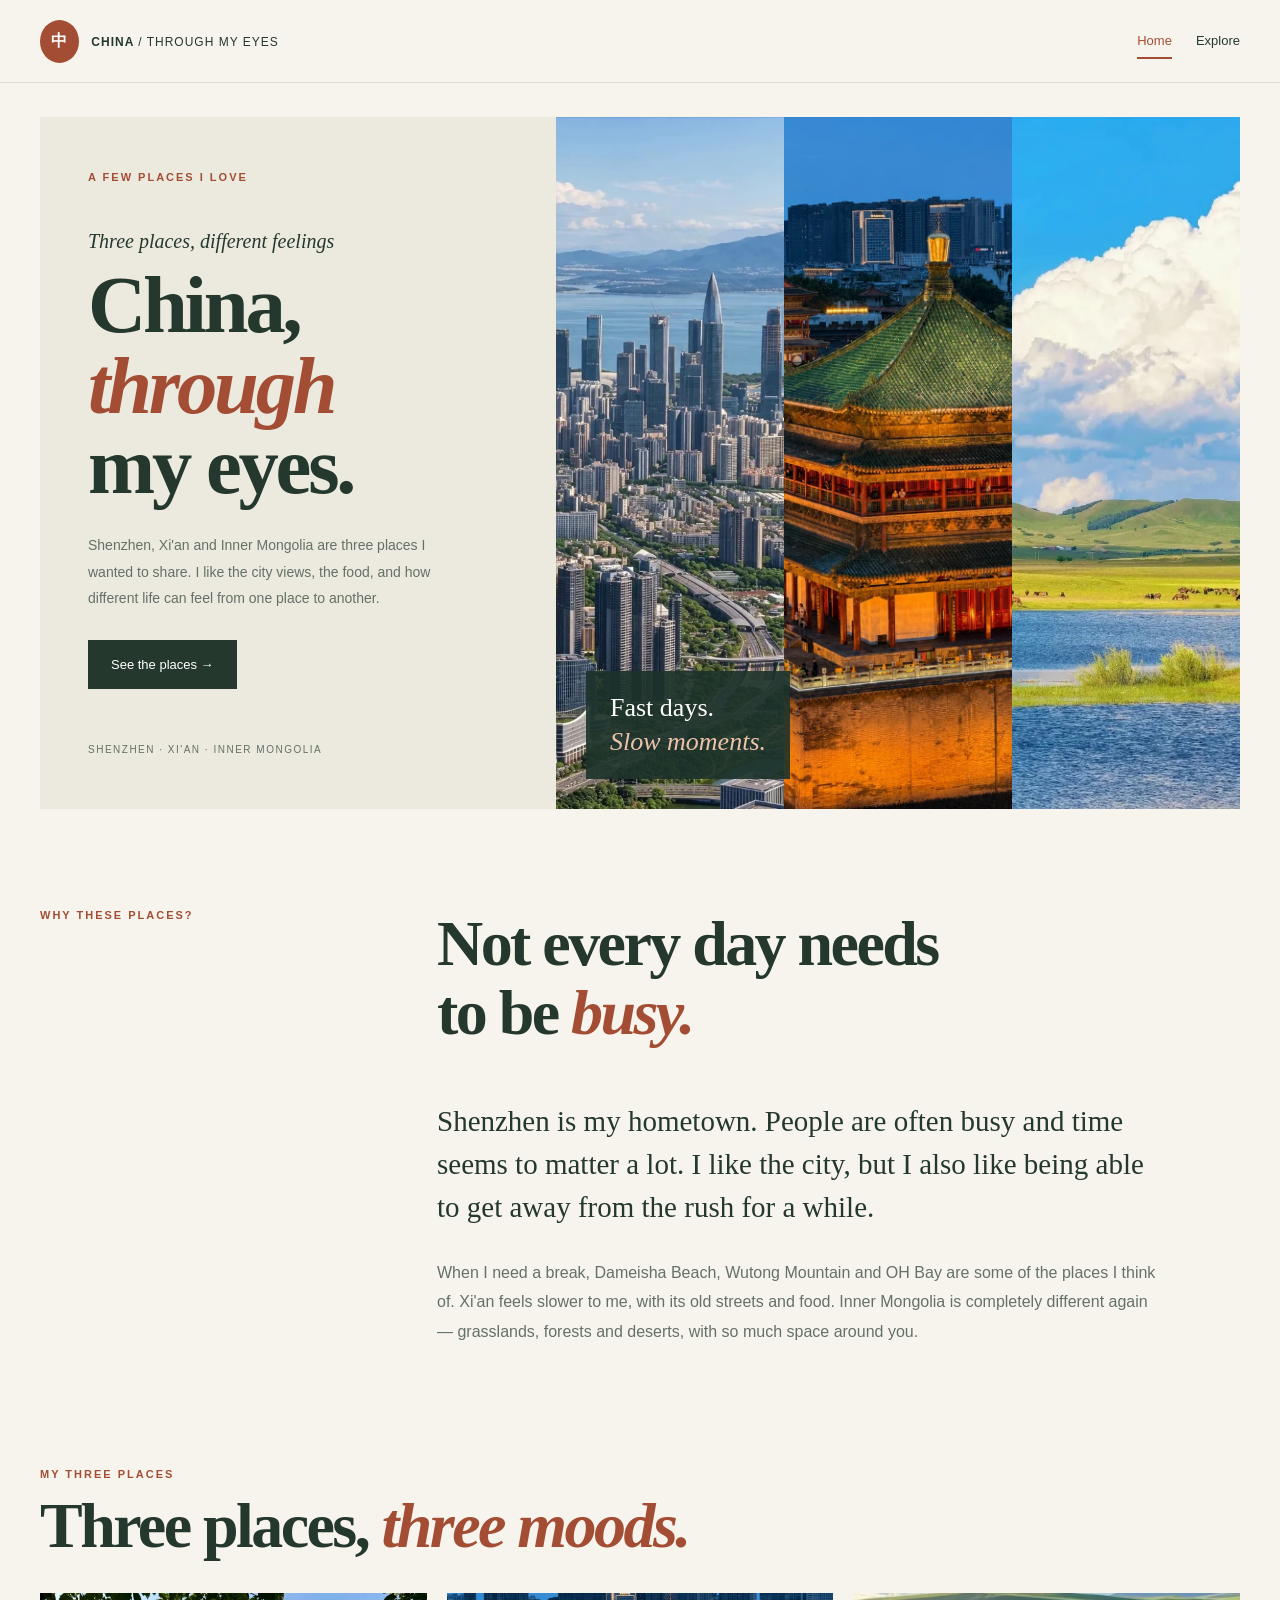
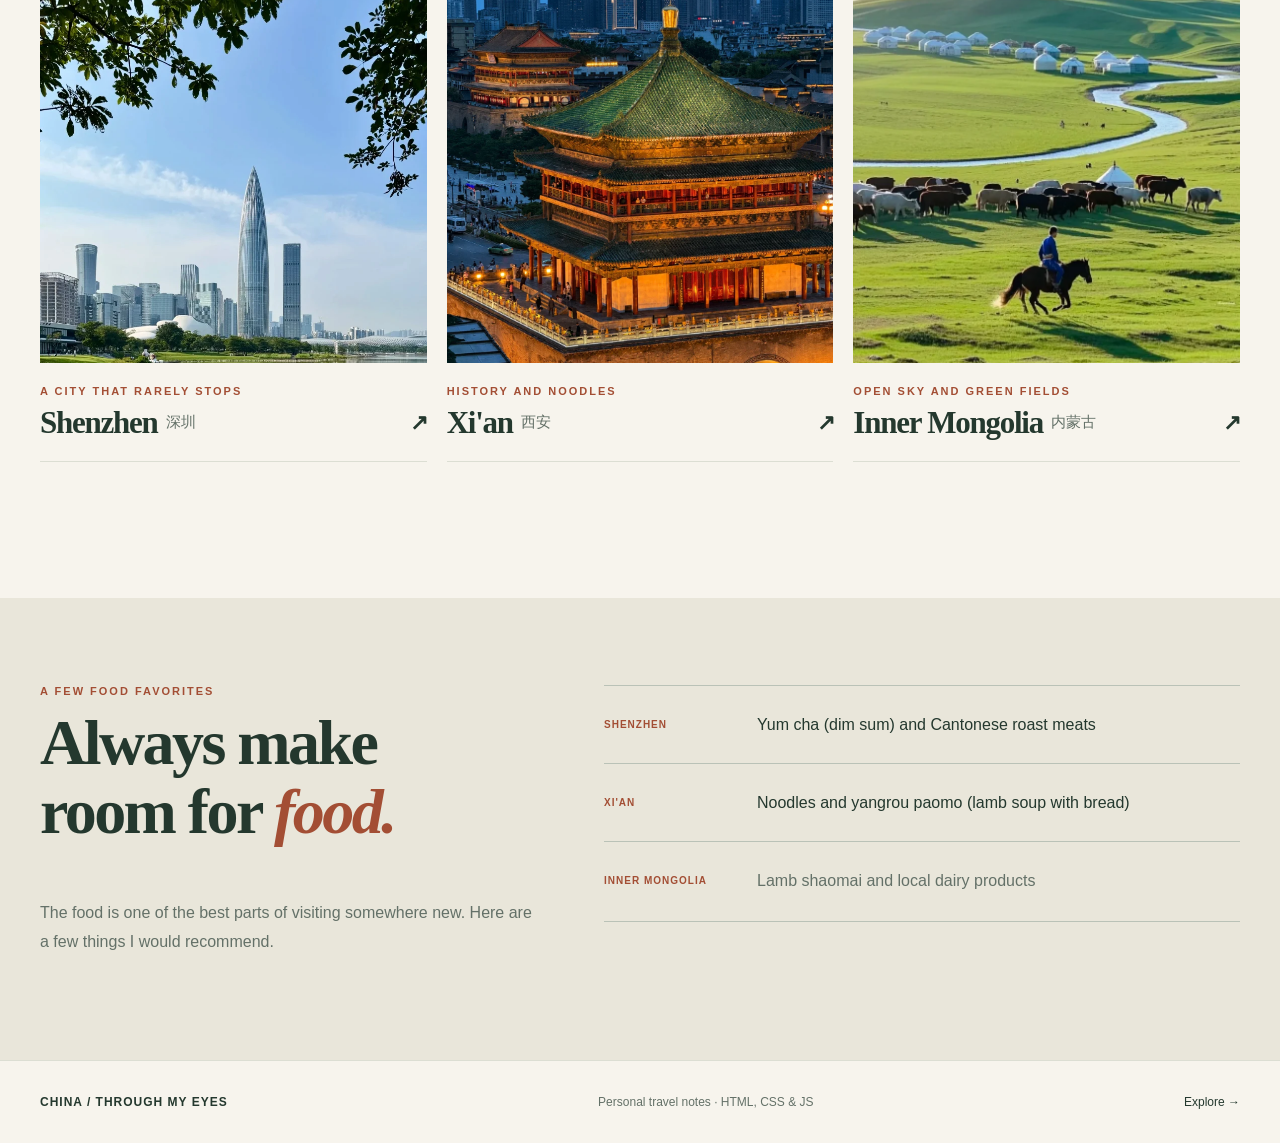
<file: index.html>
<!DOCTYPE html>
<html lang="en">
<head>
  <meta charset="UTF-8">
  <meta name="viewport" content="width=device-width, initial-scale=1.0">
  <meta name="description" content="Three places in China that I love for different reasons: Shenzhen, Xi'an and Inner Mongolia.">
  <title>China Through My Eyes | Home</title>
  <link rel="stylesheet" href="style.css">
</head>
<body>
  <header class="site-header">
    <div class="container header-row">
      <a class="logo" href="index.html"><span class="logo-symbol">中</span> CHINA <span class="logo-light">/ THROUGH MY EYES</span></a>
      <nav>
        <a class="current" href="index.html">Home</a>
        <a href="explore.html">Explore</a>
      </nav>
    </div>
  </header>

  <main>
    <section class="container hero">
      <div class="hero-text">
        <p class="eyebrow">A FEW PLACES I LOVE</p>
        <p class="intro-word">Three places, different feelings</p>
        <h1>China,<br><em>through</em><br>my eyes.</h1>
        <p class="hero-description">Shenzhen, Xi'an and Inner Mongolia are three places I wanted to share. I like the city views, the food, and how different life can feel from one place to another.</p>
        <a class="button" href="explore.html">See the places →</a>
        <p class="small-note">SHENZHEN · XI'AN · INNER MONGOLIA</p>
      </div>
      <div class="hero-pictures">
        <img src="assets/shenzhen-bay.webp" alt="Shenzhen skyline with the bay and mountains in the distance">
        <img src="assets/xian-bell-tower.webp" alt="Illuminated historic tower in Xi'an at dusk">
        <img src="assets/inner-mongolia-lake.webp" alt="Grasslands, lake and large clouds in Inner Mongolia">
        <div class="photo-note">Fast days.<br><em>Slow moments.</em></div>
      </div>
    </section>

    <section class="container story" id="my-story">
      <p class="eyebrow">WHY THESE PLACES?</p>
      <div>
        <h2>Not every day needs<br>to be <em>busy.</em></h2>
        <p class="large-text">Shenzhen is my hometown. People are often busy and time seems to matter a lot. I like the city, but I also like being able to get away from the rush for a while.</p>
        <p>When I need a break, Dameisha Beach, Wutong Mountain and OH Bay are some of the places I think of. Xi'an feels slower to me, with its old streets and food. Inner Mongolia is completely different again — grasslands, forests and deserts, with so much space around you.</p>
      </div>
    </section>

    <section class="container places">
      <p class="eyebrow">MY THREE PLACES</p>
      <h2>Three places, <em>three moods.</em></h2>
      <div class="place-grid">
        <a class="preview" href="explore.html#shenzhen">
          <img src="assets/shenzhen-park.webp" alt="Shenzhen skyline seen from a green park">
          <p class="eyebrow">A CITY THAT RARELY STOPS</p>
          <h3>Shenzhen <small>深圳</small> <span>↗</span></h3>
        </a>
        <a class="preview" href="explore.html#xian">
          <img src="assets/xian-bell-tower.webp" alt="Historic tower glowing at dusk in Xi'an">
          <p class="eyebrow">HISTORY AND NOODLES</p>
          <h3>Xi'an <small>西安</small> <span>↗</span></h3>
        </a>
        <a class="preview" href="explore.html#inner-mongolia">
          <img src="assets/inner-mongolia-horses.webp" alt="Grazing animals and a rider on the grasslands of Inner Mongolia">
          <p class="eyebrow">OPEN SKY AND GREEN FIELDS</p>
          <h3>Inner Mongolia <small>内蒙古</small> <span>↗</span></h3>
        </a>
      </div>
    </section>

    <section class="food-section">
      <div class="container food-layout">
        <div>
          <p class="eyebrow">A FEW FOOD FAVORITES</p>
          <h2>Always make<br>room for <em>food.</em></h2>
          <p>The food is one of the best parts of visiting somewhere new. Here are a few things I would recommend.</p>
        </div>
        <div class="food-list">
          <p><strong>SHENZHEN</strong><span>Yum cha (dim sum) and Cantonese roast meats</span></p>
          <p><strong>XI'AN</strong><span>Noodles and yangrou paomo (lamb soup with bread)</span></p>
          <p><strong>INNER MONGOLIA</strong><span>Lamb shaomai and local dairy products</span></p>
        </div>
      </div>
    </section>
  </main>
  <footer><div class="container footer-row"><span>CHINA / THROUGH MY EYES</span><span>Personal travel notes · HTML, CSS &amp; JS</span><a href="explore.html">Explore →</a></div></footer>
</body>
</html>
</file>
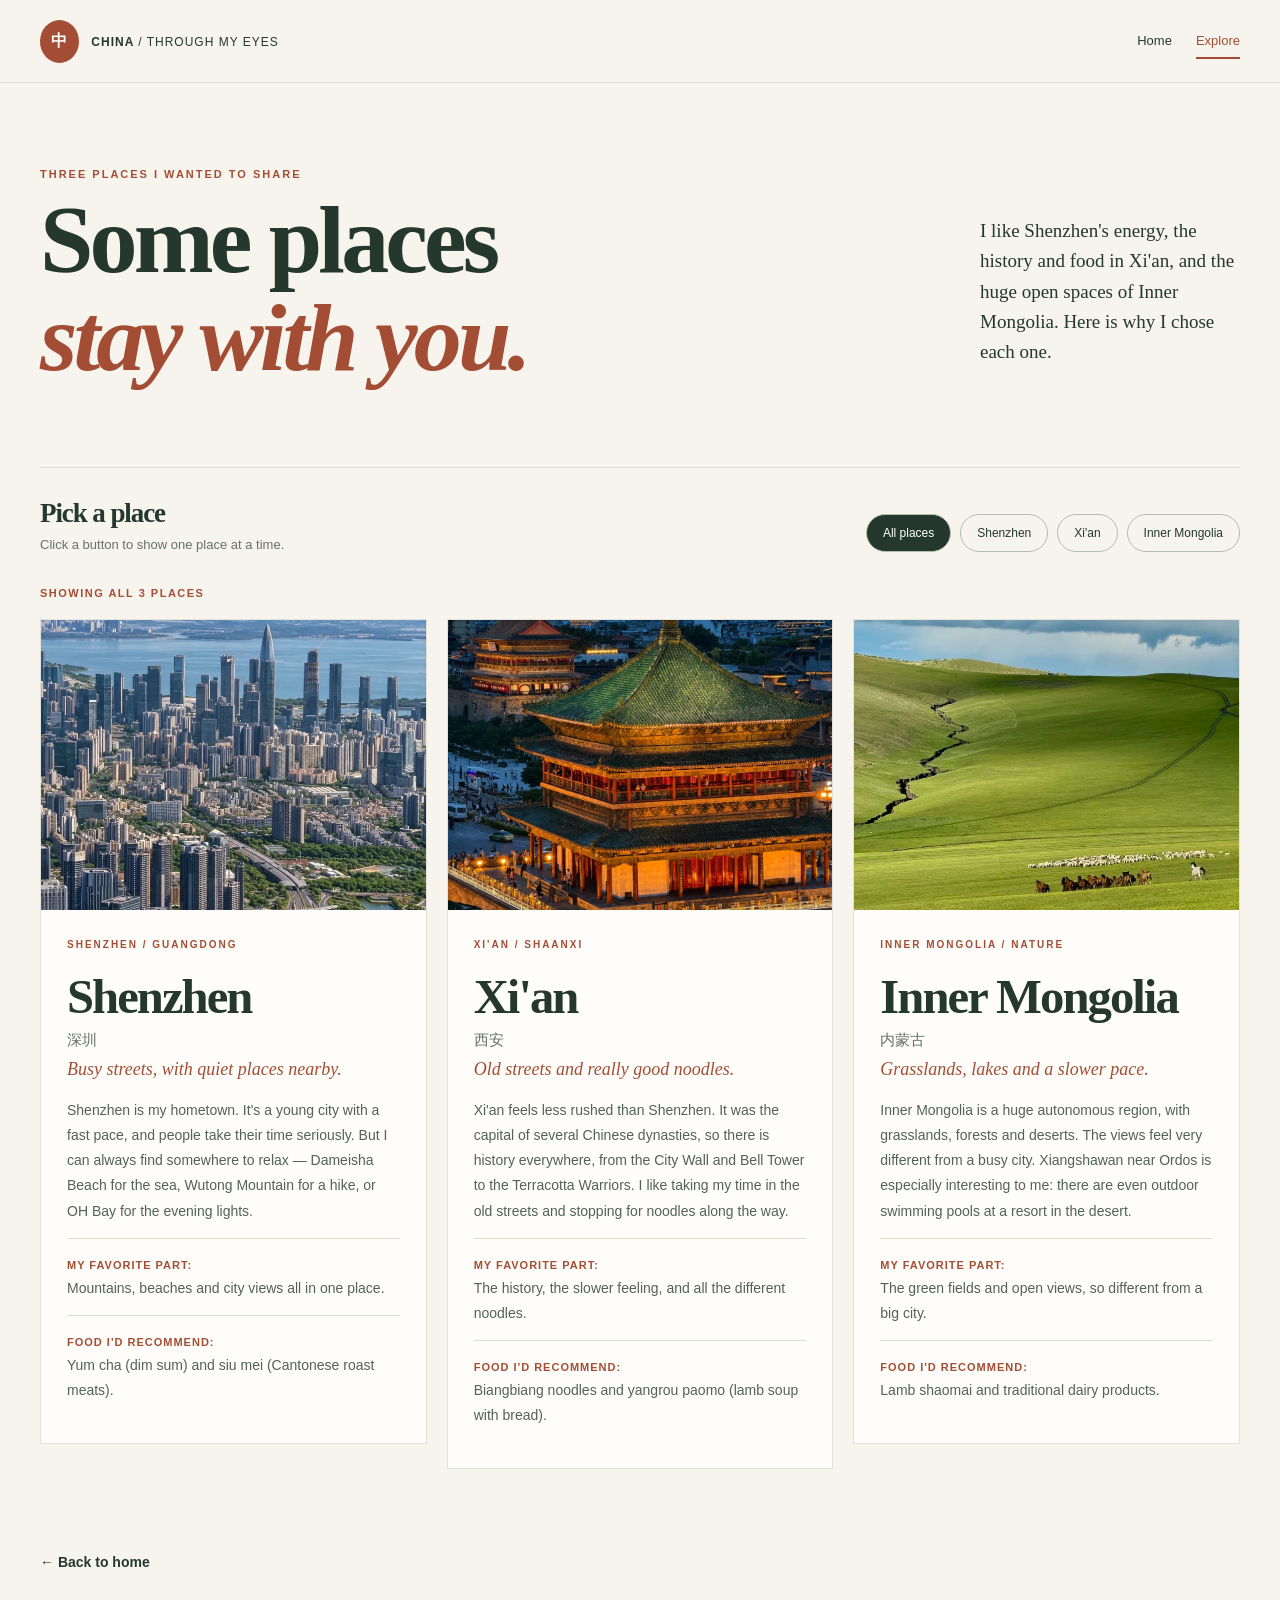
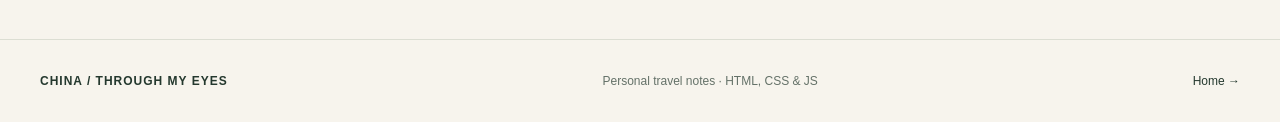
<file: explore.html>
<!DOCTYPE html>
<html lang="en">
<head>
  <meta charset="UTF-8">
  <meta name="viewport" content="width=device-width, initial-scale=1.0">
  <meta name="description" content="Explore Shenzhen, Xi'an and Inner Mongolia through food, history and landscapes.">
  <title>China Through My Eyes | Explore</title>
  <link rel="stylesheet" href="style.css">
  <script src="script.js" defer></script>
</head>
<body>
  <header class="site-header">
    <div class="container header-row">
      <a class="logo" href="index.html"><span class="logo-symbol">中</span> CHINA <span class="logo-light">/ THROUGH MY EYES</span></a>
      <nav>
        <a href="index.html">Home</a>
        <a class="current" href="explore.html">Explore</a>
      </nav>
    </div>
  </header>

  <main class="container explore-page">
    <section class="explore-intro">
      <div>
        <p class="eyebrow">THREE PLACES I WANTED TO SHARE</p>
        <h1>Some places<br><em>stay with you.</em></h1>
      </div>
      <p>I like Shenzhen's energy, the history and food in Xi'an, and the huge open spaces of Inner Mongolia. Here is why I chose each one.</p>
    </section>

    <section class="destinations">
      <div class="filter-top">
        <div>
          <h2>Pick a place</h2>
          <p>Click a button to show one place at a time.</p>
        </div>
        <div class="filters">
          <button class="selected" data-place="all" type="button" aria-pressed="true">All places</button>
          <button data-place="shenzhen" type="button" aria-pressed="false">Shenzhen</button>
          <button data-place="xian" type="button" aria-pressed="false">Xi'an</button>
          <button data-place="inner-mongolia" type="button" aria-pressed="false">Inner Mongolia</button>
        </div>
      </div>
      <p id="filter-status" aria-live="polite">Showing all 3 places</p>

      <div class="destination-grid">
        <article class="place-card" id="shenzhen" data-place="shenzhen">
          <img src="assets/shenzhen-bay.webp" alt="Shenzhen skyscrapers, green hills and the bay">
          <div class="card-text">
            <p class="eyebrow">SHENZHEN / GUANGDONG</p>
            <h3>Shenzhen <small>深圳</small></h3>
            <p class="card-subtitle">Busy streets, with quiet places nearby.</p>
            <p>Shenzhen is my hometown. It's a young city with a fast pace, and people take their time seriously. But I can always find somewhere to relax — Dameisha Beach for the sea, Wutong Mountain for a hike, or OH Bay for the evening lights.</p>
            <p class="card-note"><strong>My favorite part:</strong> Mountains, beaches and city views all in one place.</p>
            <p class="card-food"><strong>Food I'd recommend:</strong> Yum cha (dim sum) and siu mei (Cantonese roast meats).</p>
          </div>
        </article>

        <article class="place-card" id="xian" data-place="xian">
          <img src="assets/xian-bell-tower.webp" alt="Illuminated historic tower in Xi'an, photographed at dusk">
          <div class="card-text">
            <p class="eyebrow">XI'AN / SHAANXI</p>
            <h3>Xi'an <small>西安</small></h3>
            <p class="card-subtitle">Old streets and really good noodles.</p>
            <p>Xi'an feels less rushed than Shenzhen. It was the capital of several Chinese dynasties, so there is history everywhere, from the City Wall and Bell Tower to the Terracotta Warriors. I like taking my time in the old streets and stopping for noodles along the way.</p>
            <p class="card-note"><strong>My favorite part:</strong> The history, the slower feeling, and all the different noodles.</p>
            <p class="card-food"><strong>Food I'd recommend:</strong> Biangbiang noodles and yangrou paomo (lamb soup with bread).</p>
          </div>
        </article>

        <article class="place-card" id="inner-mongolia" data-place="inner-mongolia">
          <img src="assets/inner-mongolia-hills.webp" alt="Green rolling hills and grazing animals in Inner Mongolia">
          <div class="card-text">
            <p class="eyebrow">INNER MONGOLIA / NATURE</p>
            <h3>Inner Mongolia <small>内蒙古</small></h3>
            <p class="card-subtitle">Grasslands, lakes and a slower pace.</p>
            <p>Inner Mongolia is a huge autonomous region, with grasslands, forests and deserts. The views feel very different from a busy city. Xiangshawan near Ordos is especially interesting to me: there are even outdoor swimming pools at a resort in the desert.</p>
            <p class="card-note"><strong>My favorite part:</strong> The green fields and open views, so different from a big city.</p>
            <p class="card-food"><strong>Food I'd recommend:</strong> Lamb shaomai and traditional dairy products.</p>
          </div>
        </article>
      </div>
    </section>

    <p class="back-link"><a href="index.html">← Back to home</a></p>
  </main>
  <footer><div class="container footer-row"><span>CHINA / THROUGH MY EYES</span><span>Personal travel notes · HTML, CSS &amp; JS</span><a href="index.html">Home →</a></div></footer>
</body>
</html>
</file>
<file: style.css>
/* China Through My Eyes: all styles are written in plain CSS. */
:root {
  --paper: #f7f4ed;
  --green: #24382e;
  --rust: #a34e34;
  --muted: #647168;
  --line: #dcded3;
}
* { box-sizing: border-box; }
body { margin: 0; color: var(--green); background: var(--paper); font-family: Arial, sans-serif; }
a { color: inherit; text-decoration: none; }
img { display: block; width: 100%; }
button { font: inherit; cursor: pointer; }
[hidden] { display: none !important; }
a:focus-visible, button:focus-visible { outline: 3px solid var(--rust); outline-offset: 3px; }
h1, h2, h3 { font-family: Georgia, serif; letter-spacing: -.04em; }
h1, h2, h3, p { margin-top: 0; }
em { color: var(--rust); }
.container { width: min(1240px, calc(100% - 80px)); margin: auto; }
.eyebrow { font-size: 11px; font-weight: bold; letter-spacing: 2px; color: var(--rust); }

/* Header shared by the two pages */
.site-header { border-bottom: 1px solid var(--line); }
.header-row { min-height: 82px; display: flex; justify-content: space-between; align-items: center; gap: 20px; }
.logo { font-size: 12px; font-weight: bold; letter-spacing: 1px; white-space: nowrap; }
.logo-symbol { display: inline-block; background: var(--rust); color: white; border-radius: 50%; padding: 11px; margin-right: 8px; font-family: Georgia, serif; font-size: 16px; }
.logo-light { font-weight: normal; }
nav { display: flex; gap: 24px; }
nav a { font-size: 13px; padding: 9px 0; }
nav .current { color: var(--rust); border-bottom: 2px solid var(--rust); }
nav a:hover, .back-link a:hover { color: var(--rust); }

/* Home: introduction and the three photographs */
.hero { display: grid; grid-template-columns: 43% 57%; margin-top: 34px; margin-bottom: 100px; min-height: 610px; }
.hero-text { background: #ece9de; padding: 54px 48px; display: flex; flex-direction: column; justify-content: center; }
.intro-word { margin: 36px 0 12px; font: italic 20px Georgia, serif; }
.hero h1 { font-size: clamp(55px, 6.3vw, 91px); line-height: 1; margin-bottom: 25px; }
.hero-description { max-width: 380px; line-height: 1.9; color: var(--muted); font-size: 14px; }
.button { align-self: flex-start; display: inline-block; background: var(--green); color: white; padding: 17px 23px; margin-top: 14px; font-size: 13px; }
.button:hover { background: var(--rust); }
.small-note { margin: 55px 0 0; font-size: 10px; letter-spacing: 1.5px; color: var(--muted); }
.hero-pictures { min-width: 0; position: relative; display: grid; grid-template-columns: repeat(3, 1fr); overflow: hidden; }
.hero-pictures img { height: 100%; object-fit: cover; }
.photo-note { position: absolute; left: 30px; bottom: 30px; padding: 20px 24px; color: white; background: rgba(28, 50, 43, .9); font: 26px/1.3 Georgia, serif; }
.photo-note em { color: #ecc2a9; }

/* Home: personal story */
.story { display: grid; grid-template-columns: 31% 1fr; gap: 25px; margin-bottom: 105px; }
.story h2, .places h2, .food-section h2 { font-size: clamp(42px, 5vw, 72px); line-height: 1.08; }
.story p:not(.eyebrow) { color: var(--muted); line-height: 1.85; max-width: 730px; }
.story p.large-text { font: 29px/1.48 Georgia, serif; color: var(--green); }

/* Home: the three places */
.places { margin-bottom: 105px; }
.places h2 { margin-bottom: 33px; }
.place-grid { display: grid; grid-template-columns: repeat(3, minmax(0, 1fr)); gap: 20px; }
.preview img { height: 370px; object-fit: cover; }
.preview .eyebrow { margin: 22px 0 8px; }
.preview h3 { display: flex; align-items: center; gap: 8px; border-bottom: 1px solid var(--line); padding-bottom: 20px; font-size: 31px; }
.preview h3 small, .place-card h3 small { font: 15px Arial, sans-serif; letter-spacing: 0; color: var(--muted); }
.preview h3 span { margin-left: auto; font-family: Arial, sans-serif; font-size: 22px; }
.preview:hover h3 { color: var(--rust); }

/* Home: foods */
.food-section { background: #e9e6da; padding: 87px 0; }
.food-layout { display: grid; grid-template-columns: 42% 1fr; gap: 60px; }
.food-layout > div > p:last-child { color: var(--muted); line-height: 1.8; }
.food-list p { display: grid; grid-template-columns: 135px 1fr; gap: 18px; padding: 25px 0; margin: 0; border-bottom: 1px solid #bac2b7; line-height: 1.7; }
.food-list p:first-child { border-top: 1px solid #bac2b7; }
.food-list strong { font-size: 10px; color: var(--rust); letter-spacing: 1px; padding-top: 5px; }

/* Explore page */
.explore-intro { padding: 85px 0 80px; display: grid; grid-template-columns: 1fr 260px; align-items: end; gap: 60px; }
.explore-intro h1 { font-size: clamp(58px, 7.5vw, 108px); line-height: 1.02; margin-bottom: 0; }
.explore-intro > p { font: 19px/1.6 Georgia, serif; }
.destinations { border-top: 1px solid var(--line); padding: 30px 0 85px; }
.filter-top { display: flex; align-items: end; justify-content: space-between; flex-wrap: wrap; gap: 25px; }
.filter-top h2 { font-size: 27px; margin-bottom: 8px; }
.filter-top p { margin: 0; color: var(--muted); font-size: 13px; }
.filters { display: flex; flex-wrap: wrap; gap: 9px; }
.filters button { background: transparent; border: 1px solid #b3bdb2; border-radius: 24px; padding: 11px 16px; color: var(--green); font-size: 12px; }
.filters button:hover, .filters .selected { background: var(--green); color: white; }
#filter-status { font-size: 11px; font-weight: bold; letter-spacing: 1.5px; color: var(--rust); margin: 35px 0 20px; text-transform: uppercase; }
.destination-grid { display: grid; grid-template-columns: repeat(3, minmax(0, 1fr)); align-items: start; gap: 20px; }
.place-card { background: #fffdfa; border: 1px solid #e1e3db; min-width: 0; }
.place-card > img { height: 290px; object-fit: cover; }
.card-text { padding: 26px; }
.card-text h3 { font-size: clamp(35px, 3.8vw, 51px); margin: 15px 0 9px; }
.place-card h3 small { display: block; margin-top: 6px; }
.card-text > p { font-size: 14px; color: #526258; line-height: 1.8; }
.card-text .eyebrow { font-size: 10px; color: var(--rust); }
.card-text .card-subtitle { font: italic 18px Georgia, serif; color: var(--rust); }
.card-note, .card-food { border-top: 1px solid var(--line); padding-top: 17px; }
.card-text strong { display: block; font-size: 11px; letter-spacing: 1px; color: var(--rust); text-transform: uppercase; }
.back-link { padding-bottom: 55px; font-size: 14px; font-weight: bold; }

/* Footer */
footer { border-top: 1px solid var(--line); }
.footer-row { padding: 34px 0; display: flex; justify-content: space-between; gap: 20px; font-size: 12px; }
.footer-row span:first-child { font-weight: bold; letter-spacing: 1px; }
.footer-row span:nth-child(2) { color: var(--muted); }

/* Tablet and mobile */
@media (max-width: 950px) {
  .container { width: calc(100% - 48px); }
  .hero { grid-template-columns: 46% 54%; min-height: 530px; }
  .hero-text { padding: 30px; }
  .hero h1 { font-size: clamp(51px, 7vw, 68px); }
  .preview img { height: 290px; }
  .food-layout { gap: 35px; }
  .destination-grid { gap: 12px; }
  .place-card > img { height: 250px; }
  .card-text { padding: 17px; }
  .card-text h3 { font-size: 35px; }
  .explore-intro { grid-template-columns: 1fr 220px; gap: 25px; }
}
@media (max-width: 700px) {
  .container { width: calc(100% - 32px); }
  .header-row { min-height: 70px; }
  .logo { font-size: 10px; letter-spacing: 0; }
  .logo-symbol { padding: 8px; margin-right: 3px; }
  nav { gap: 15px; }
  .hero { grid-template-columns: 1fr; margin-top: 16px; margin-bottom: 70px; }
  .hero-text { padding: 35px 28px; }
  .intro-word { margin-top: 17px; }
  .hero h1 { font-size: clamp(56px, 13vw, 83px); }
  .small-note { margin-top: 30px; }
  .hero-pictures { height: 360px; }
  .photo-note { left: 16px; bottom: 16px; font-size: 21px; padding: 15px; }
  .story { grid-template-columns: 1fr; gap: 8px; margin-bottom: 70px; }
  .story p.large-text { font-size: 24px; }
  .places { margin-bottom: 70px; }
  .place-grid { grid-template-columns: 1fr; }
  .preview img { height: 350px; }
  .food-section { padding: 65px 0; }
  .food-layout { grid-template-columns: 1fr; gap: 24px; }
  .food-list p { grid-template-columns: 1fr; gap: 3px; }
  .explore-intro { grid-template-columns: 1fr; gap: 18px; padding: 65px 0; }
  .explore-intro h1 { font-size: clamp(50px, 12vw, 76px); }
  .explore-intro > p { max-width: 480px; }
  .destination-grid { grid-template-columns: 1fr; gap: 24px; }
  .place-card > img { height: 360px; }
  .card-text { padding: 24px; }
  .card-text h3 { font-size: 48px; }
  .footer-row { flex-direction: column; gap: 10px; }
}
@media (max-width: 370px) {
  .logo-light { display: none; }
  .hero h1 { font-size: 55px; }
  .preview img, .place-card > img { height: 310px; }
}

/* Small adjustments for the new photographs */
.hero-pictures img { min-width: 0; }
.hero-pictures img:nth-child(1) { object-position: 51% 56%; }
.hero-pictures img:nth-child(2) { object-position: 50% 56%; }
.hero-pictures img:nth-child(3) { object-position: 55% 48%; }
.preview[href$="#inner-mongolia"] img { object-position: 50% 67%; }
.place-card#inner-mongolia > img { object-position: 50% 56%; }
</file>
